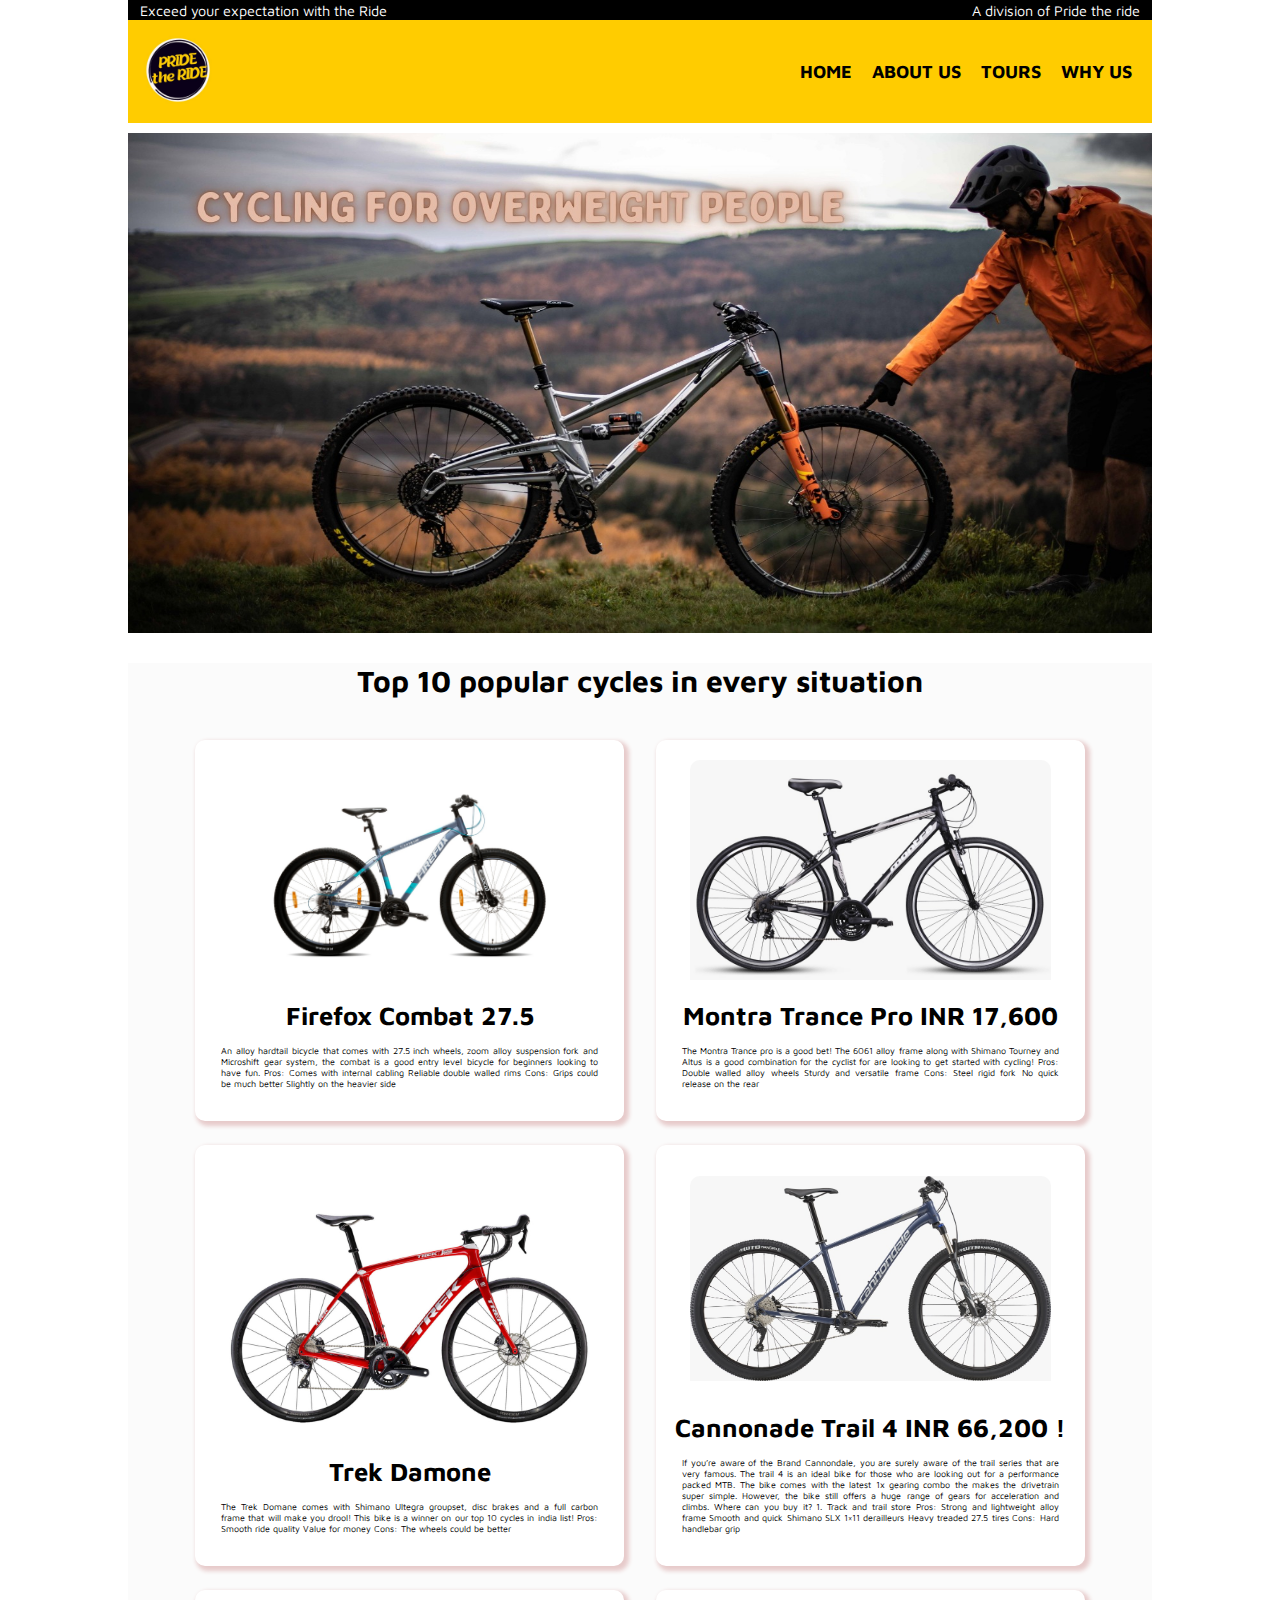
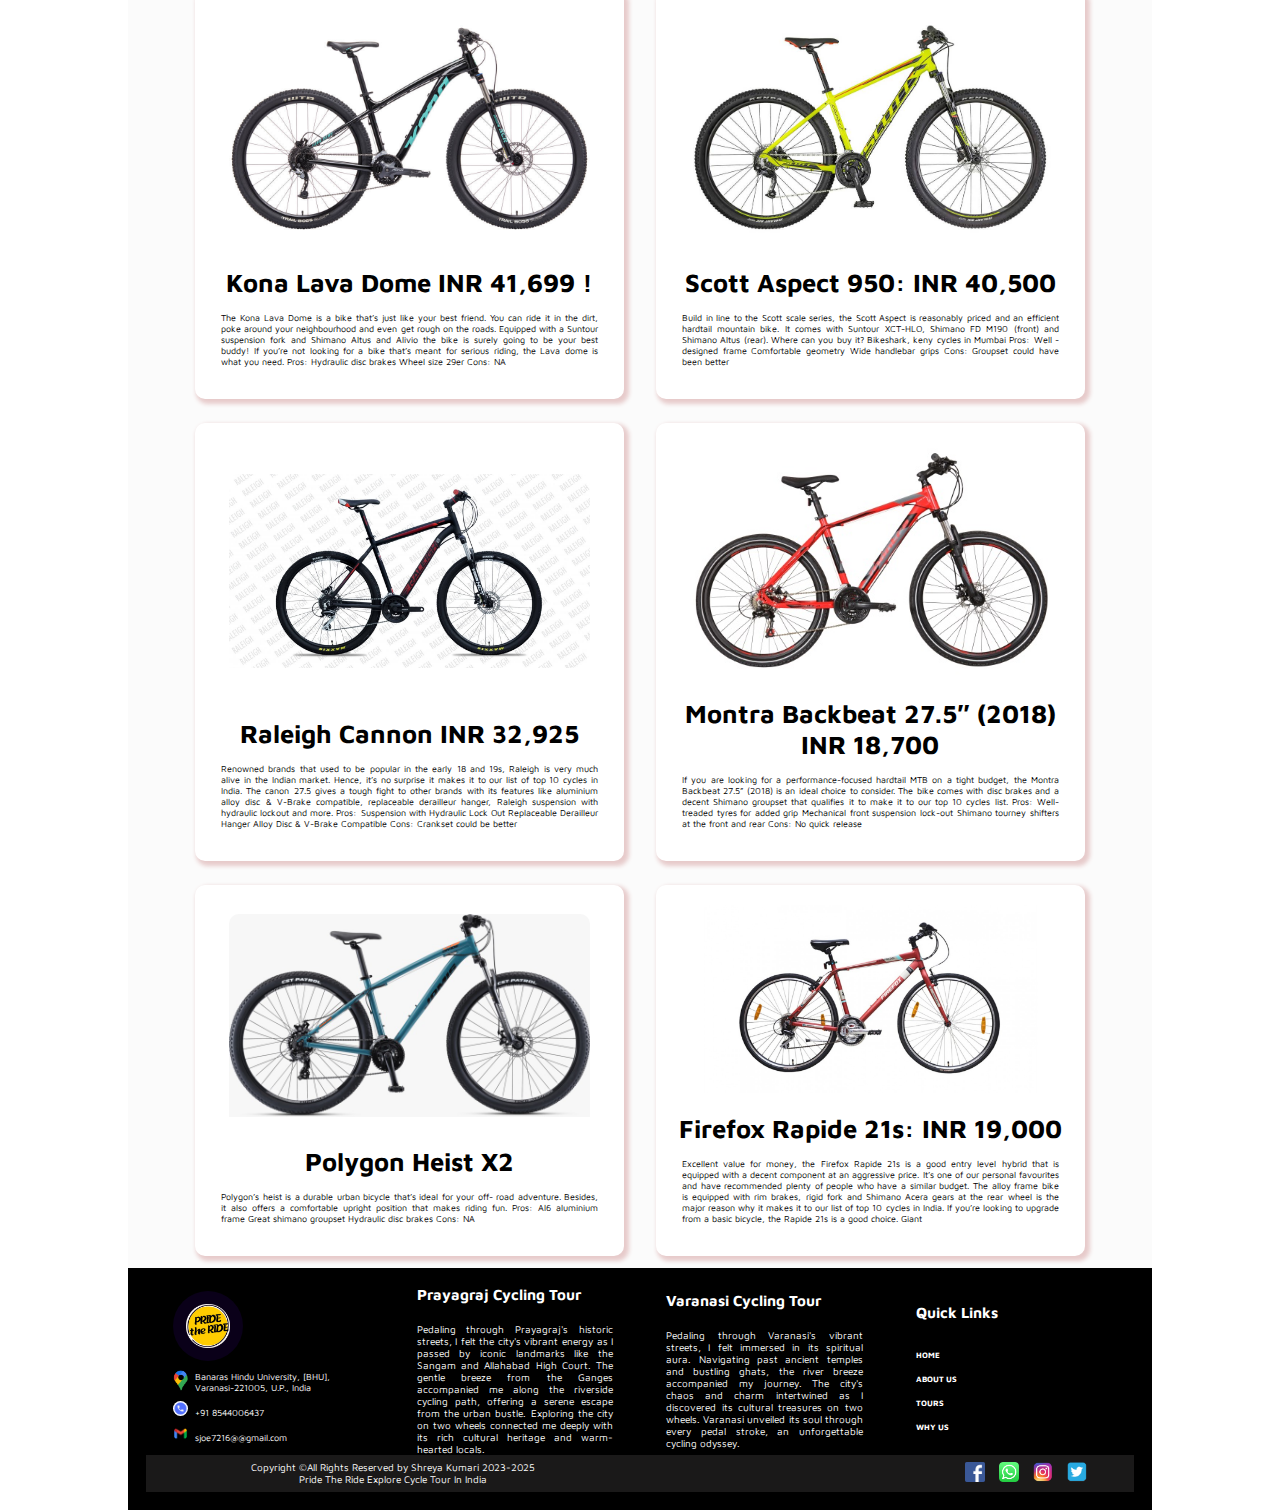
<file: index.html>
<!DOCTYPE html>
<html lang="en">

<head>
    <meta charset="UTF-8">
    <meta name="viewport" content="width=device-width, initial-scale=1.0">
    <title>Pride:The Ride</title>
    <link rel="stylesheet" href="https://cdnjs.cloudflare.com/ajax/libs/font-awesome/4.7.0/css/font-awesome.min.css">
    <link rel="stylesheet" href="css/style.css">
    <link rel="stylesheet" href="css/animation.css">
    <link rel="stylesheet" href="css/responsive.css">
</head>

<body>
    <header>
        <div class="sec1">
            <div>Exceed your expectation with the Ride</div>
            <div>A division of Pride the ride</div>
        </div>
        <div class="menu-box">
            <div class="logo">
                <img src="images/logo-m.jpg" alt="">
            </div>
            <div class="menu">
                <ul class="menu-list">
                    <li><a href="#">Home</a></li>
                    <li><a href="about.html">about us</a></li>
                    <li><a href="tour.html">tours</a></li>
                    <li><a href="why.html">why us</a></li>
                    <!-- <li><a href="blog.html">blog</a></li> -->

                </ul>
            </div>
        </div>

        <div class="slider-box">
            <div class="slides">
                <img src="images/slider-img-1.jpg" alt="">
                <img src="images/slider-img-2.jpg" alt="">
                <img src="images/slider-img-3.jpg" alt="">
                <img src="images/slider-img-4.jpg" alt="">
            </div>
        </div>
    </header>
    <main>
        <section class="one">
            <h1>Top 10 popular cycles in every situation</h1>
            <div class="card-box">
                <div class="card">
                    <div class="img">
                        <img src="images/cycle-1.jpg" alt="">
                    </div>
                    <h3>Firefox Combat 27.5</h3>
                    <div class="text">An alloy hardtail bicycle that comes with 27.5 inch wheels, zoom alloy suspension
                        fork and Microshift gear system, the combat is a good entry level bicycle for beginners looking
                        to have fun.

                        Pros:

                        Comes with internal cabling
                        Reliable double walled rims
                        Cons:

                        Grips could be much better
                        Slightly on the heavier side</div>
                </div>
                <div class="card">
                    <div class="img"><img src="images/cycle-2.jpg" alt=""></div>
                    <h3>Montra Trance Pro INR 17,600</h3>
                    <div class="text">The Montra Trance pro is a good bet!

                        The 6061 alloy frame along with Shimano Tourney and Altus is a good combination for the cyclist
                        for are looking to get started with cycling!

                        Pros:

                        Double walled alloy wheels
                        Sturdy and versatile frame
                        Cons:

                        Steel rigid fork
                        No quick release on the rear</div>
                </div>
                <div class="card">
                    <div class="img"><img src="images/cycle-3.jpg" alt=""></div>
                    <h3>Trek Damone</h3>
                    <div class="text">The Trek Domane comes with Shimano Ultegra groupset, disc brakes and a full carbon
                        frame that will make you drool! This bike is a winner on our top 10 cycles in india list!

                        Pros:

                        Smooth ride quality
                        Value for money
                        Cons:

                        The wheels could be better</div>
                </div>
                <div class="card">
                    <div class="img"><img src="images/cycle-4.jpg" alt=""></div>
                    <h3>Cannonade Trail 4 INR 66,200 !</h3>
                    <div class="text">If you’re aware of the Brand Cannondale, you are surely aware of the trail series
                        that are very famous. The trail 4 is an ideal bike for those who are looking out for a
                        performance packed MTB. The bike comes with the latest 1x gearing combo the makes the drivetrain
                        super simple. However, the bike still offers a huge range of gears for acceleration and climbs.

                        Where can you buy it?

                        1. Track and trail store

                        Pros:

                        Strong and lightweight alloy frame
                        Smooth and quick Shimano SLX 1×11 derailleurs
                        Heavy treaded 27.5 tires
                        Cons:

                        Hard handlebar grip</div>
                </div>
                <div class="card">
                    <div class="img"><img src="images/cycle-5.jpg" alt=""></div>
                    <h3>Kona Lava Dome INR 41,699 !</h3>
                    <div class="text">The Kona Lava Dome is a bike that’s just like your best friend. You can ride it in
                        the dirt, poke around your neighbourhood and even get rough on the roads. Equipped with a
                        Suntour suspension fork and Shimano Altus and Alivio the bike is surely going to be your best
                        buddy!

                        If you’re not looking for a bike that’s meant for serious riding, the Lava dome is what you
                        need.

                        Pros:

                        Hydraulic disc brakes
                        Wheel size 29er
                        Cons:

                        NA</div>
                </div>
                <div class="card">
                    <div class="img"><img src="images/cycle-6.jpg" alt=""></div>
                    <h3>Scott Aspect 950: INR 40,500</h3>
                    <div class="text">
                        Build in line to the Scott scale series, the Scott Aspect is reasonably priced and an efficient
                        hardtail mountain bike. It comes with Suntour XCT-HLO, Shimano FD M190 (front) and Shimano Altus
                        (rear).

                        Where can you buy it?

                        Bikeshark, keny cycles in Mumbai

                        Pros:

                        Well -designed frame
                        Comfortable geometry
                        Wide handlebar grips
                        Cons:

                        Groupset could have been better</div>
                </div>
                <div class="card">
                    <div class="img"><img src="images/cycle-7.jpg" alt=""></div>
                    <h3>Raleigh Cannon INR 32,925</h3>
                    <div class="text">Renowned brands that used to be popular in the early 18 and 19s, Raleigh is very
                        much alive in the Indian market. Hence, it’s no surprise it makes it to our list of top 10
                        cycles in India. The canon 27.5 gives a tough fight to other brands with its features like
                        aluminium alloy disc & V-Brake compatible, replaceable derailleur hanger, Raleigh suspension
                        with hydraulic lockout and more.

                        Pros:

                        Suspension with Hydraulic Lock Out
                        Replaceable Derailleur Hanger
                        Alloy Disc & V-Brake Compatible
                        Cons:

                        Crankset could be better</div>
                </div>
                <div class="card">
                    <div class="img"><img src="images/cycle-8.jpg" alt=""></div>
                    <h3>Montra Backbeat 27.5″ (2018) INR 18,700</h3>
                    <div class="text">If you are looking for a performance-focused hardtail MTB on a tight budget, the
                        Montra Backbeat 27.5” (2018) is an ideal choice to consider. The bike comes with disc brakes and
                        a decent Shimano groupset that qualifies it to make it to our top 10 cycles list.

                        Pros:

                        Well-treaded tyres for added grip
                        Mechanical front suspension lock-out
                        Shimano tourney shifters at the front and rear
                        Cons:

                        No quick release</div>
                </div>
                <div class="card">
                    <div class="img"><img src="images/cycle-9.jpg" alt=""></div>
                    <h3>Polygon Heist X2</h3>
                    <div class="text">Polygon’s heist is a durable urban bicycle that’s ideal for your off- road
                        adventure. Besides, it also offers a comfortable upright position that makes riding fun.



                        Pros:

                        Al6 aluminium frame
                        Great shimano groupset
                        Hydraulic disc brakes
                        Cons:

                        NA</div>
                </div>
                <div class="card">
                    <div class="img"><img src="images/cycle-10.jpg" alt=""></div>
                    <h3>Firefox Rapide 21s: INR 19,000</h3>
                    <div class="text">Excellent value for money, the Firefox Rapide 21s is a good entry level hybrid
                        that is equipped with a decent component at an aggressive price. It’s one of our personal
                        favourites and have recommended plenty of people who have a similar budget. The alloy frame bike
                        is equipped with rim brakes, rigid fork and Shimano Acera gears at the rear wheel is the major
                        reason why it makes it to our list of top 10 cycles in India.

                        If you’re looking to upgrade from a basic bicycle, the Rapide 21s is a good choice.

                        Giant</div>
                </div>
            </div>
        </section>
    </main>

<footer>
    <div class="mainfoot">
        <div class="col">
            <div class="logo-f">
                <img src="images/logo-f.jpg" alt="">
            </div>
            <div class="col-1txt"></div>
            <div class="abouts-f">
                <ul class="loc">
                    <li><img src="images/location.png" alt=""><span>Banaras Hindu University, [BHU],
                            Varanasi-221005, U.P., India</span></li>
                    <li><img src="images/telephone.png" alt=""><span>+91 8544006437</span></li>
                    <li><img src="images/gmail.png" alt=""><span>sjoe7216@@gmail.com</span>
                    </li>
                </ul>
            </div>
        </div>
        <div class="col-2">
            <h3>Prayagraj Cycling Tour</h3>
            <div>
                Pedaling through Prayagraj's historic streets, I felt the city's vibrant energy as I passed
                by iconic landmarks like the Sangam and Allahabad High Court. The gentle breeze from the Ganges
                accompanied
                me along the riverside cycling path, offering a serene escape from the urban bustle. Exploring the city
                on
                two wheels connected me deeply with its rich cultural heritage and warm-hearted locals.
            </div>
        </div>
        <div class="col-3">
            <h3>Varanasi Cycling Tour</h3>
            <div>
                Pedaling through Varanasi's vibrant streets, I felt immersed in its spiritual aura.
                Navigating past ancient temples and bustling ghats, the river breeze accompanied my journey. The city's
                chaos and charm intertwined as I discovered its cultural treasures on two wheels. Varanasi unveiled its
                soul
                through every pedal stroke, an unforgettable cycling odyssey.
            </div>
        </div>
        <div class="col-4">
            <h3>Quick Links</h3>
            <div class="menu">
                <ul class="menu-list-footer">
                    <li><a href="#">Home</a></li>
                    <li><a href="about.html">about us</a></li>
                    <li><a href="tour.html">tours</a></li>
                    <li><a href="why.html">why us</a></li>
                    <!-- <li><a href="blog.html">blog</a></li> -->

                </ul>
            </div>
        </div>
    </div>
    <div class="copyright">
        <p>Copyright &copy;All Rights Reserved by Shreya Kumari 2023-2025<span>Pride the ride explore cycle tour in
                india</span></p>
        <ul class="s-icon">
            <li> <a href="" target="blank"><img src="images/facebook.png" class="f-img"></a></li>
            <li> <a href=" https://wa.me/8544006437" target="blank"><img src="images/whatsapp.png" class="f-img"></a></li>
            <li> <a href="https://www.instagram.com/gopi_at_bhu/" target="blank"><img src="images/instagram.png" class="f-img"></a></li>
            <li> <a href="https://twitter.com/GautamSing67216?t=9L29KWxijD3JCoHJiUhtHA&s=09" target="blank"><img src="images/twitter.png" class="f-img"></a></li>


        </ul>

    </div>
</footer>
</body>
</html>
</file>
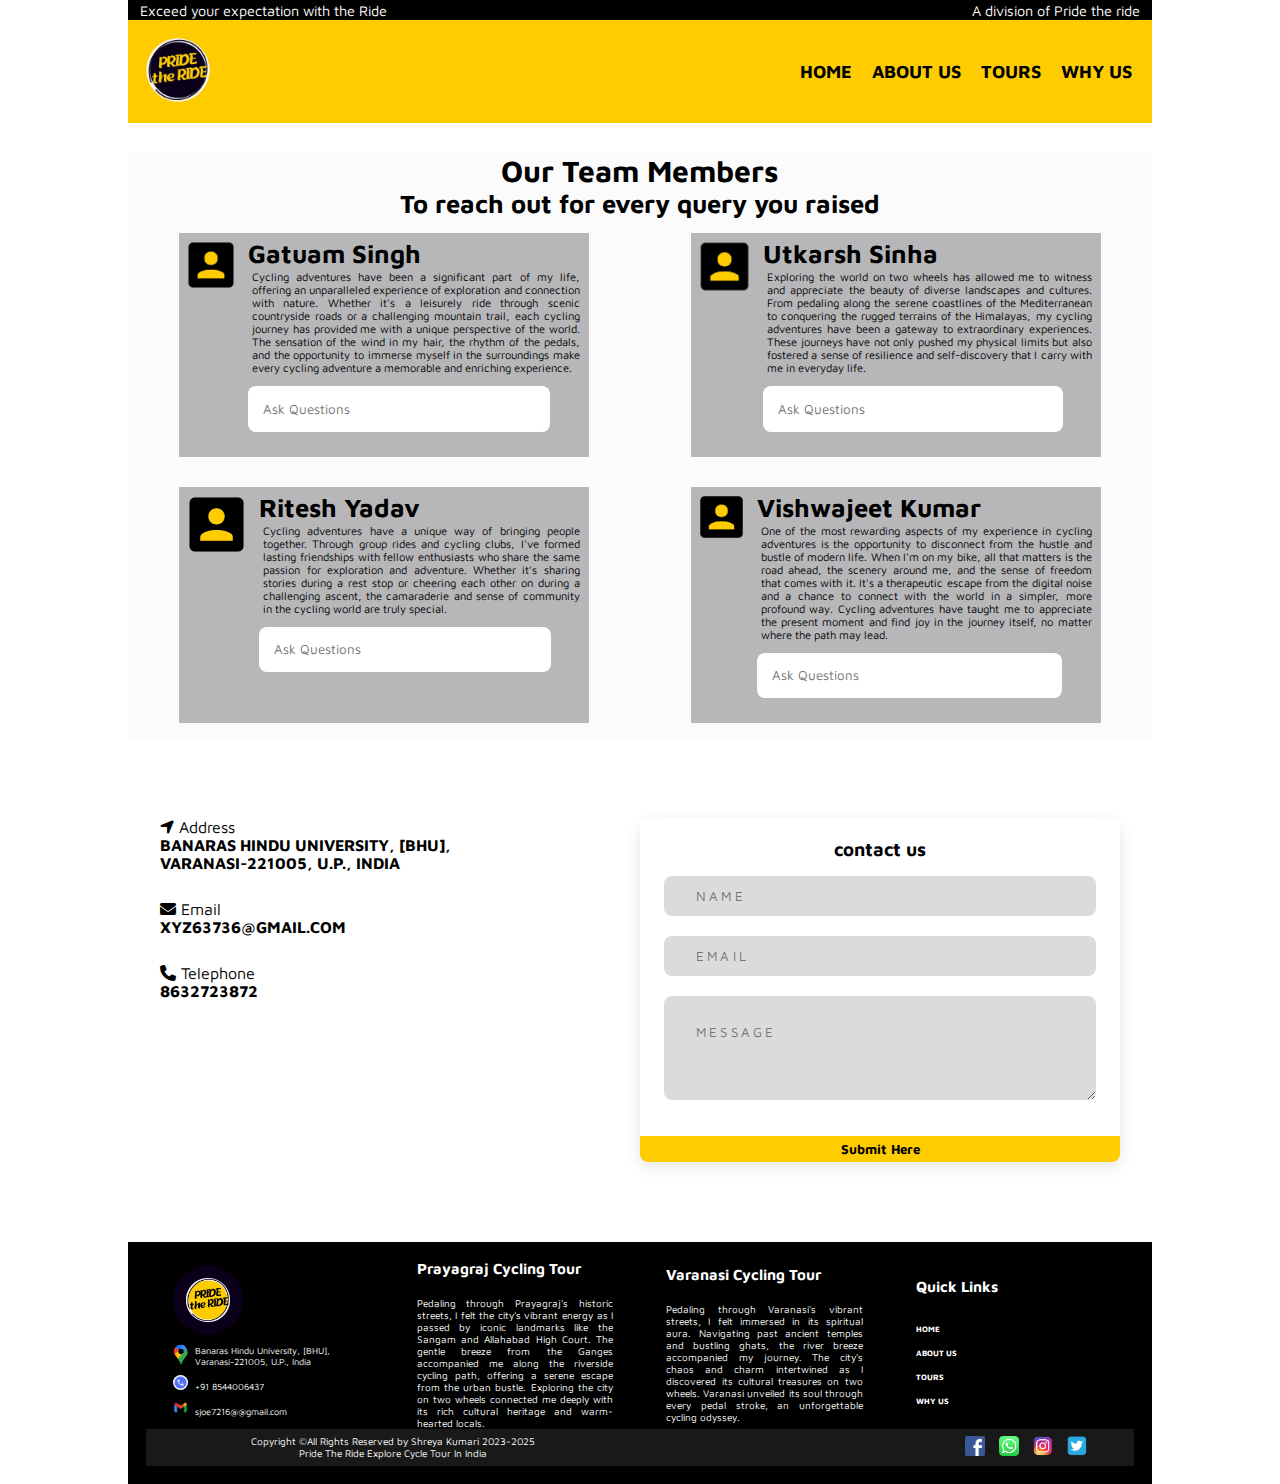
<file: about.html>
<!DOCTYPE html>
<html lang="en">
  <head>
    <meta charset="UTF-8" />
    <meta name="viewport" content="width=device-width, initial-scale=1.0" />
    <title>Pride:The Ride</title>
    <link
      rel="stylesheet"
      href="https://cdnjs.cloudflare.com/ajax/libs/font-awesome/4.7.0/css/font-awesome.min.css"
    />
    <link rel="stylesheet" href="css/style.css" />
    <link rel="stylesheet" href="css/animation.css" />
    <link rel="stylesheet" href="css/responsive.css" />
    <link rel="stylesheet" href="fontawesome-free-6.4.2-web/css/all.css">
  </head>

  <body>
    <header>
      <div class="sec1">
        <div>Exceed your expectation with the Ride</div>
        <div>A division of Pride the ride</div>
      </div>
      <div class="menu-box">
        <div class="logo">
          <img src="images/logo-m.jpg" alt="" />
        </div>
        <div class="menu">
          <ul class="menu-list">
            <li><a href="index.html">Home</a></li>
            <li><a href="about.html">about us</a></li>
            <li><a href="tour.html">tours</a></li>
            <li><a href="why.html">why us</a></li>
            <!-- <li><a href="blog.html">blog</a></li> -->
          </ul>
        </div>
      </div>
    </header>
    <!-- header ends here   -->
    <section class="one">
      <h1 class="about-heading">Our Team Members</h1>
      <h3>To reach out for every query you raised</h3>
      <div class="about-d">
        <article class="box">
          <div class="img-container">
            <img src="images/r.png" alt="" />
          </div>
          <div class="detail">
            <div class="title"><h3>Gatuam Singh</h3></div>
            <div class="comment">
              <p>
                Cycling adventures have been a significant part of my life,
                offering an unparalleled experience of exploration and
                connection with nature. Whether it's a leisurely ride through
                scenic countryside roads or a challenging mountain trail, each
                cycling journey has provided me with a unique perspective of the
                world. The sensation of the wind in my hair, the rhythm of the
                pedals, and the opportunity to immerse myself in the
                surroundings make every cycling adventure a memorable and
                enriching experience.
              </p>
              <input type="text" placeholder="Ask Questions" />
            </div>
          </div>
        </article>
        <article class="box">
          <div class="img-container">
            <img src="images/r.png" alt="" />
          </div>
          <div class="detail">
            <div class="title"><h3>Utkarsh Sinha</h3></div>
            <div class="comment">
              <p>
                Exploring the world on two wheels has allowed me to witness and
                appreciate the beauty of diverse landscapes and cultures. From
                pedaling along the serene coastlines of the Mediterranean to
                conquering the rugged terrains of the Himalayas, my cycling
                adventures have been a gateway to extraordinary experiences.
                These journeys have not only pushed my physical limits but also
                fostered a sense of resilience and self-discovery that I carry
                with me in everyday life.
              </p>
              <input type="text" placeholder="Ask Questions" />
            </div>
          </div>
        </article>
        <article class="box">
          <div class="img-container">
            <img src="images/r.png" alt="" />
          </div>
          <div class="detail">
            <div class="title"><h3>Ritesh Yadav</h3></div>
            <div class="comment">
              <p>
                Cycling adventures have a unique way of bringing people
                together. Through group rides and cycling clubs, I've formed
                lasting friendships with fellow enthusiasts who share the same
                passion for exploration and adventure. Whether it's sharing
                stories during a rest stop or cheering each other on during a
                challenging ascent, the camaraderie and sense of community in
                the cycling world are truly special.
              </p>
              <input type="text" placeholder="Ask Questions" />
            </div>
          </div>
        </article>
        <article class="box">
          <div class="img-container">
            <img src="images/r.png" alt="" />
          </div>
          <div class="detail">
            <div class="title"><h3>Vishwajeet Kumar</h3></div>
            <div class="comment">
              <p>
                One of the most rewarding aspects of my experience in cycling
                adventures is the opportunity to disconnect from the hustle and
                bustle of modern life. When I'm on my bike, all that matters is
                the road ahead, the scenery around me, and the sense of freedom
                that comes with it. It's a therapeutic escape from the digital
                noise and a chance to connect with the world in a simpler, more
                profound way. Cycling adventures have taught me to appreciate
                the present moment and find joy in the journey itself, no matter
                where the path may lead.
              </p>
              <input type="text" placeholder="Ask Questions" />
            </div>
          </div>
        </article>
      </div>
    </section>
    <section class="contact">
        <div class="section-center clearfix">
            <!-- contact-info -->
            <article class="contact-info">
                <!-- contact-item -->
                <div class="contact-item">
                    <h4 class="contact-title">
                        <span class="contact-icon">
                            <i class="fas fa-location-arrow"></i>
                        </span>
                        address
                    </h4>
                    <h4 class="contact-text"> 
                        Banaras Hindu University, [BHU], <br>Varanasi-221005, U.P.,
                  India
                    </h4>
                </div>
                <!-- end of contact-item -->
                <!-- contact-item -->
                <div class="contact-item">
                    <h4 class="contact-title">
                        <span class="contact-icon">
                            <i class="fas fa-envelope"></i>
                        </span>
                        email
                    </h4>
                    <h4 class="contact-text">xyz63736@gmail.com
                    </h4>
                </div>
                <!-- end of contact-item -->
                <!-- contact-item -->
                <div class="contact-item">
                    <h4 class="contact-title">
                        <span class="contact-icon">
                            <i class="fas fa-phone"></i>
                        </span>
                        telephone
                    </h4>
                    <h4 class="contact-text">8632723872
                    </h4>
                </div>
                <!-- end of contact-item -->
            </article>
            <!-- contact form -->
            <article class="contact-form">
                <h3>contact us</h3>
                <form action="">
                    <div class="form-group">
                        <!-- input -->
                        <input type="text" placeholder="Name" class="form-control" name="name"/>
                        <input type="email" placeholder="Email" class="form-control"/>
                        <textarea name="message" id="" placeholder="message" class="form-control" rows="5"></textarea>
                    </div>
                    <!-- button -->
                    <button type="submit" class="submit-btn btn">Submit Here</button>
                </form>
            </article>
        </div>
    </section>

    <!--footer starts here  -->
    <footer>
      <div class="mainfoot">
        <div class="col">
          <div class="logo-f">
            <img src="images/logo-f.jpg" alt="" />
          </div>
          <div class="col-1txt"></div>
          <div class="abouts-f">
            <ul class="loc">
              <li>
                <img src="images/location.png" alt="" /><span
                  >Banaras Hindu University, [BHU], Varanasi-221005, U.P.,
                  India</span
                >
              </li>
              <li>
                <img src="images/telephone.png" alt="" /><span
                  >+91 8544006437</span
                >
              </li>
              <li>
                <img src="images/gmail.png" alt="" /><span
                  >sjoe7216@@gmail.com</span
                >
              </li>
            </ul>
          </div>
        </div>
        <div class="col-2">
          <h3>Prayagraj Cycling Tour</h3>
          <div>
            Pedaling through Prayagraj's historic streets, I felt the city's
            vibrant energy as I passed by iconic landmarks like the Sangam and
            Allahabad High Court. The gentle breeze from the Ganges accompanied
            me along the riverside cycling path, offering a serene escape from
            the urban bustle. Exploring the city on two wheels connected me
            deeply with its rich cultural heritage and warm-hearted locals.
          </div>
        </div>
        <div class="col-3">
          <h3>Varanasi Cycling Tour</h3>
          <div>
            Pedaling through Varanasi's vibrant streets, I felt immersed in its
            spiritual aura. Navigating past ancient temples and bustling ghats,
            the river breeze accompanied my journey. The city's chaos and charm
            intertwined as I discovered its cultural treasures on two wheels.
            Varanasi unveiled its soul through every pedal stroke, an
            unforgettable cycling odyssey.
          </div>
        </div>
        <div class="col-4">
          <h3>Quick Links</h3>
          <div class="menu">
            <ul class="menu-list-footer">
              <li><a href="index.html">Home</a></li>
              <li><a href="about.html">about us</a></li>
              <li><a href="tour.html">tours</a></li>
              <li><a href="why.html">why us</a></li>
              <!-- <li><a href="blog.html">blog</a></li> -->
            </ul>
          </div>
        </div>
      </div>
      <div class="copyright">
        <p>
          Copyright &copy;All Rights Reserved by Shreya Kumari 2023-2025<span
            >Pride the ride explore cycle tour in india</span
          >
        </p>
        <ul class="s-icon">
          <li>
            <a href="" target="blank"><img src="images/facebook.png" /></a>
          </li>
          <li>
            <a href=" https://wa.me/8544006437" target="blank"
              ><img src="images/whatsapp.png"
            /></a>
          </li>
          <li>
            <a href="https://www.instagram.com/gopi_at_bhu/" target="blank"
              ><img src="images/instagram.png"
            /></a>
          </li>
          <li>
            <a
              href="https://twitter.com/GautamSing67216?t=9L29KWxijD3JCoHJiUhtHA&s=09"
              target="blank"
              ><img src="images/twitter.png"
            /></a>
          </li>
        </ul>
      </div>
    </footer>
  </body>
</html>
</file>
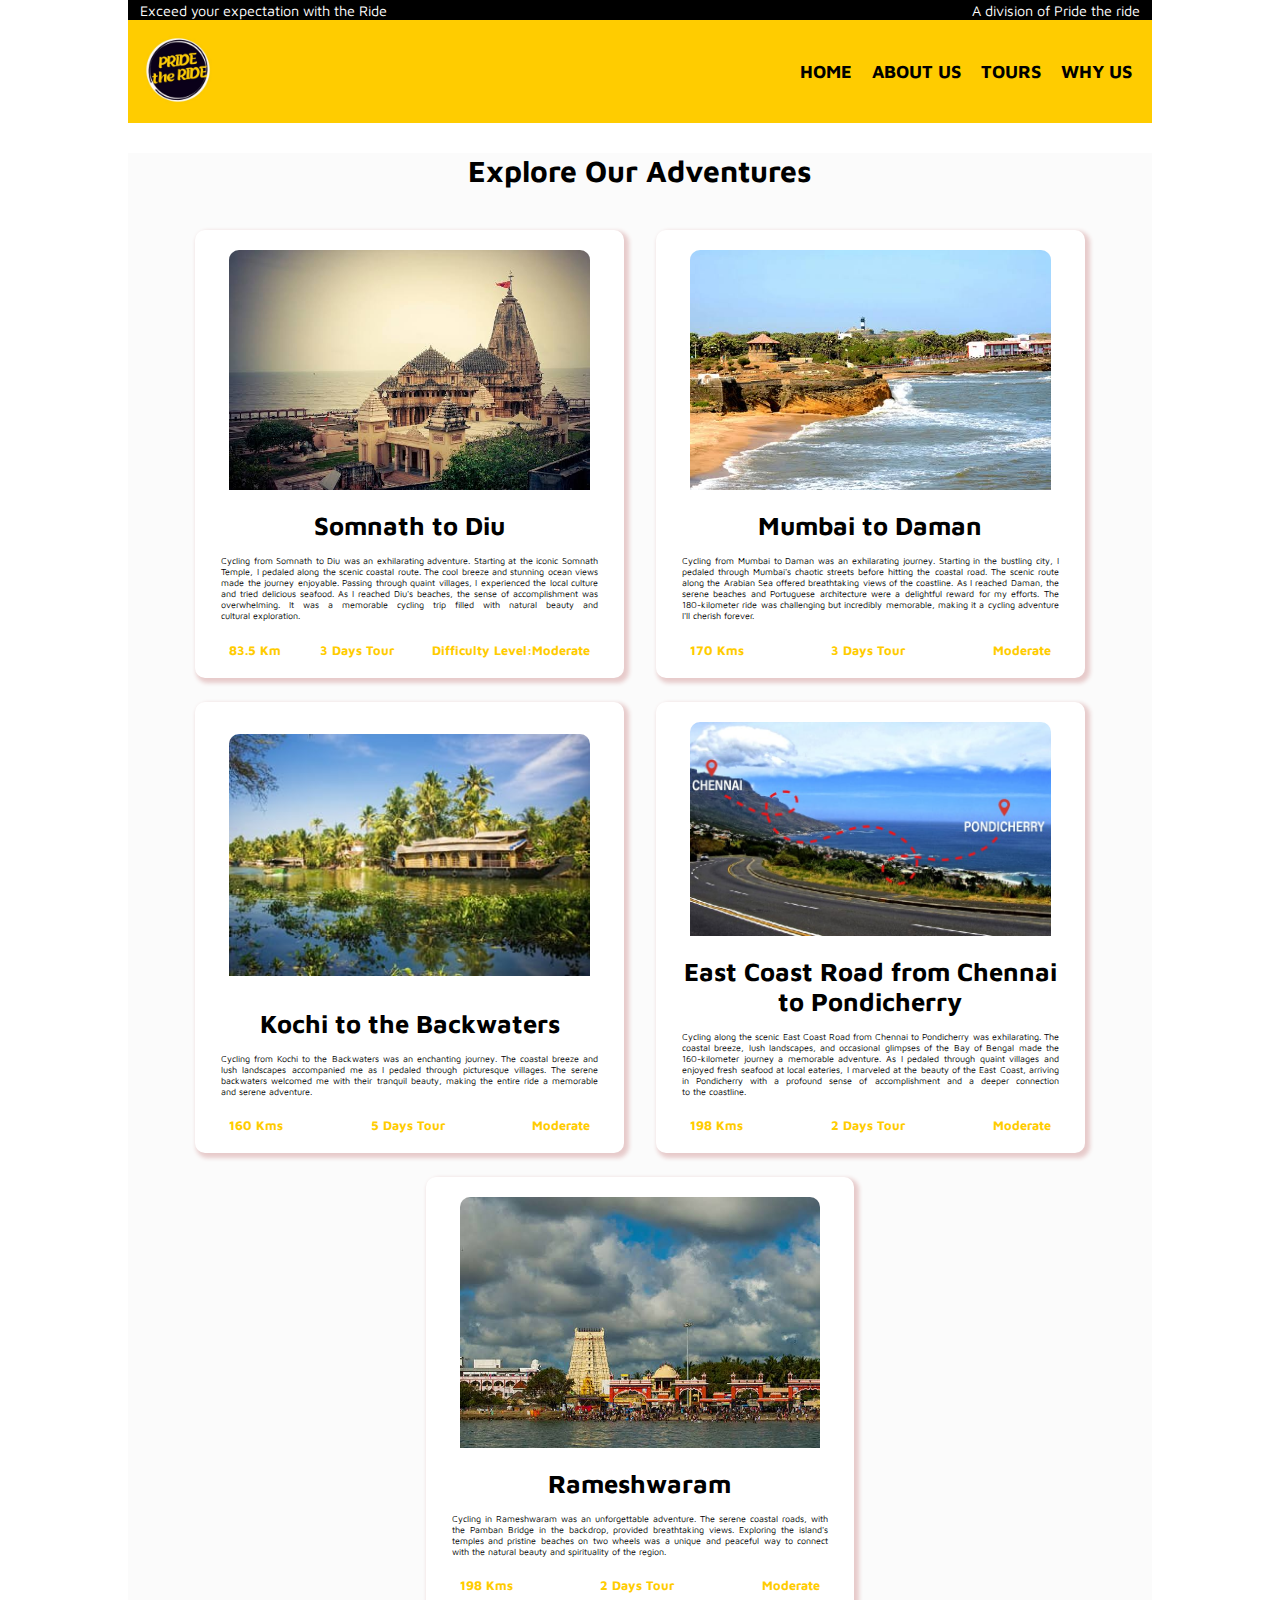
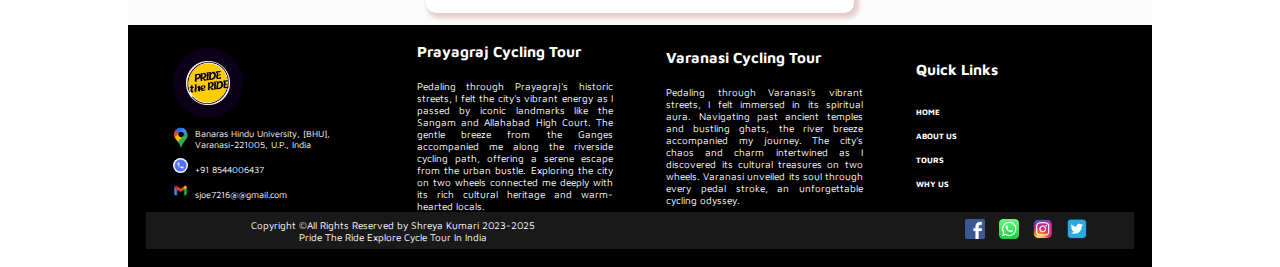
<file: tour.html>
<!DOCTYPE html>
<html lang="en">
  <head>
    <meta charset="UTF-8" />
    <meta name="viewport" content="width=device-width, initial-scale=1.0" />
    <title>Pride:The Ride</title>
    <link
      rel="stylesheet"
      href="https://cdnjs.cloudflare.com/ajax/libs/font-awesome/4.7.0/css/font-awesome.min.css"
    />
    <link rel="stylesheet" href="css/style.css" />
    <link rel="stylesheet" href="css/animation.css" />
    <link rel="stylesheet" href="css/responsive.css" />
  </head>

  <body>
    <header>
      <div class="sec1">
        <div>Exceed your expectation with the Ride</div>
        <div>A division of Pride the ride</div>
      </div>
      <div class="menu-box">
        <div class="logo">
          <img src="images/logo-m.jpg" alt="" />
        </div>
        <div class="menu">
          <ul class="menu-list">
            <li><a href="index.html">Home</a></li>
            <li><a href="about.html">about us</a></li>
            <li><a href="tour.html">tours</a></li>
            <li><a href="why.html">why us</a></li>
            <!-- <li><a href="blog.html">blog</a></li> -->
          </ul>
        </div>
      </div>
    </header>
    <!-- header ends here   -->
    <!-- tours start here -->
    <section class="one">
      <h1>Explore Our Adventures</h1>
      <div class="card-box">
        <div class="card">
          <div class="img">
            <img src="images/tour-1.jpg" alt="" />
          </div>
          <h3>Somnath to Diu</h3>
          <div class="text">
            Cycling from Somnath to Diu was an exhilarating adventure. Starting
            at the iconic Somnath Temple, I pedaled along the scenic coastal
            route. The cool breeze and stunning ocean views made the journey
            enjoyable. Passing through quaint villages, I experienced the local
            culture and tried delicious seafood. As I reached Diu's beaches, the
            sense of accomplishment was overwhelming. It was a memorable cycling
            trip filled with natural beauty and cultural exploration.
          </div>
          <div class="info">
            <span>83.5 km</span>
            <span>3 days tour</span>
            <span>difficulty level:moderate</span>
          </div>
        </div>
        <div class="card">
          <div class="img">
            <img src="images/tour-2.jpg" alt="" />
          </div>
          <h3>Mumbai to Daman</h3>
          <div class="text">
            Cycling from Mumbai to Daman was an exhilarating journey. Starting
            in the bustling city, I pedaled through Mumbai's chaotic streets
            before hitting the coastal road. The scenic route along the Arabian
            Sea offered breathtaking views of the coastline. As I reached Daman,
            the serene beaches and Portuguese architecture were a delightful
            reward for my efforts. The 180-kilometer ride was challenging but
            incredibly memorable, making it a cycling adventure I'll
            cherish forever.
          </div>
          <div class="info">
            <span>170 kms</span>
            <span>3 days tour</span>
            <span>moderate</span>
          </div>
        </div>
        <div class="card">
          <div class="img">
            <img src="images/tour-3.jpg" alt="" />
          </div>
          <h3>Kochi to the Backwaters</h3>
          <div class="text">
            Cycling from Kochi to the Backwaters was an enchanting journey. The
            coastal breeze and lush landscapes accompanied me as I pedaled
            through picturesque villages. The serene backwaters welcomed me with
            their tranquil beauty, making the entire ride a memorable and
            serene adventure.
          </div>
          <div class="info">
            <span>160 kms</span>
            <span>5 days tour</span>
            <span>moderate</span>
          </div>
        </div>
        <div class="card">
          <div class="img">
            <img src="images/tour-4.jpg" alt="" />
          </div>
          <h3>East Coast Road from Chennai to Pondicherry</h3>
          <div class="text">
            Cycling along the scenic East Coast Road from Chennai to Pondicherry
            was exhilarating. The coastal breeze, lush landscapes, and
            occasional glimpses of the Bay of Bengal made the 160-kilometer
            journey a memorable adventure. As I pedaled through quaint villages
            and enjoyed fresh seafood at local eateries, I marveled at the
            beauty of the East Coast, arriving in Pondicherry with a profound
            sense of accomplishment and a deeper connection to the coastline.
          </div>
          <div class="info">
            <span>198 kms</span>
            <span>2 days tour</span>
            <span>moderate</span>
          </div>
        </div>
        <div class="card">
          <div class="img">
            <img src="images/tour-5.jpg" alt="" />
          </div>
          <h3>Rameshwaram</h3>
          <div class="text">
            Cycling in Rameshwaram was an unforgettable adventure. The serene
            coastal roads, with the Pamban Bridge in the backdrop, provided
            breathtaking views. Exploring the island's temples and pristine
            beaches on two wheels was a unique and peaceful way to connect with
            the natural beauty and spirituality of the region.
          </div>
          <div class="info">
            <span>198 kms</span>
            <span>2 days tour</span>
            <span>moderate</span>
          </div>
        </div>
      </div>
    </section>

    <!--footer starts here  -->
    <footer>
      <div class="mainfoot">
        <div class="col">
          <div class="logo-f">
            <img src="images/logo-f.jpg" alt="" />
          </div>
          <div class="col-1txt"></div>
          <div class="abouts-f">
            <ul class="loc">
              <li>
                <img src="images/location.png" alt="" /><span
                  >Banaras Hindu University, [BHU], Varanasi-221005, U.P.,
                  India</span
                >
              </li>
              <li>
                <img src="images/telephone.png" alt="" /><span
                  >+91 8544006437</span
                >
              </li>
              <li>
                <img src="images/gmail.png" alt="" /><span
                  >sjoe7216@@gmail.com</span
                >
              </li>
            </ul>
          </div>
        </div>
        <div class="col-2">
          <h3>Prayagraj Cycling Tour</h3>
          <div>
            Pedaling through Prayagraj's historic streets, I felt the city's
            vibrant energy as I passed by iconic landmarks like the Sangam and
            Allahabad High Court. The gentle breeze from the Ganges accompanied
            me along the riverside cycling path, offering a serene escape from
            the urban bustle. Exploring the city on two wheels connected me
            deeply with its rich cultural heritage and warm-hearted locals.
          </div>
        </div>
        <div class="col-3">
          <h3>Varanasi Cycling Tour</h3>
          <div>
            Pedaling through Varanasi's vibrant streets, I felt immersed in its
            spiritual aura. Navigating past ancient temples and bustling ghats,
            the river breeze accompanied my journey. The city's chaos and charm
            intertwined as I discovered its cultural treasures on two wheels.
            Varanasi unveiled its soul through every pedal stroke, an
            unforgettable cycling odyssey.
          </div>
        </div>
        <div class="col-4">
          <h3>Quick Links</h3>
          <div class="menu">
            <ul class="menu-list-footer">
              <li><a href="index.html">Home</a></li>
              <li><a href="about.html">about us</a></li>
              <li><a href="tour.html">tours</a></li>
              <li><a href="why.html">why us</a></li>
              <!-- <li><a href="blog.html">blog</a></li> -->
            </ul>
          </div>
        </div>
      </div>
      <div class="copyright">
        <p>
          Copyright &copy;All Rights Reserved by Shreya Kumari 2023-2025<span
            >Pride the ride explore cycle tour in india</span
          >
        </p>
        <ul class="s-icon">
          <li>
            <a href="" target="blank"><img src="images/facebook.png" /></a>
          </li>
          <li>
            <a href=" https://wa.me/8544006437" target="blank"
              ><img src="images/whatsapp.png"
            /></a>
          </li>
          <li>
            <a href="https://www.instagram.com/gopi_at_bhu/" target="blank"
              ><img src="images/instagram.png"
            /></a>
          </li>
          <li>
            <a
              href="https://twitter.com/GautamSing67216?t=9L29KWxijD3JCoHJiUhtHA&s=09"
              target="blank"
              ><img src="images/twitter.png"
            /></a>
          </li>
        </ul>
      </div>
    </footer>
  </body>
</html>
</file>
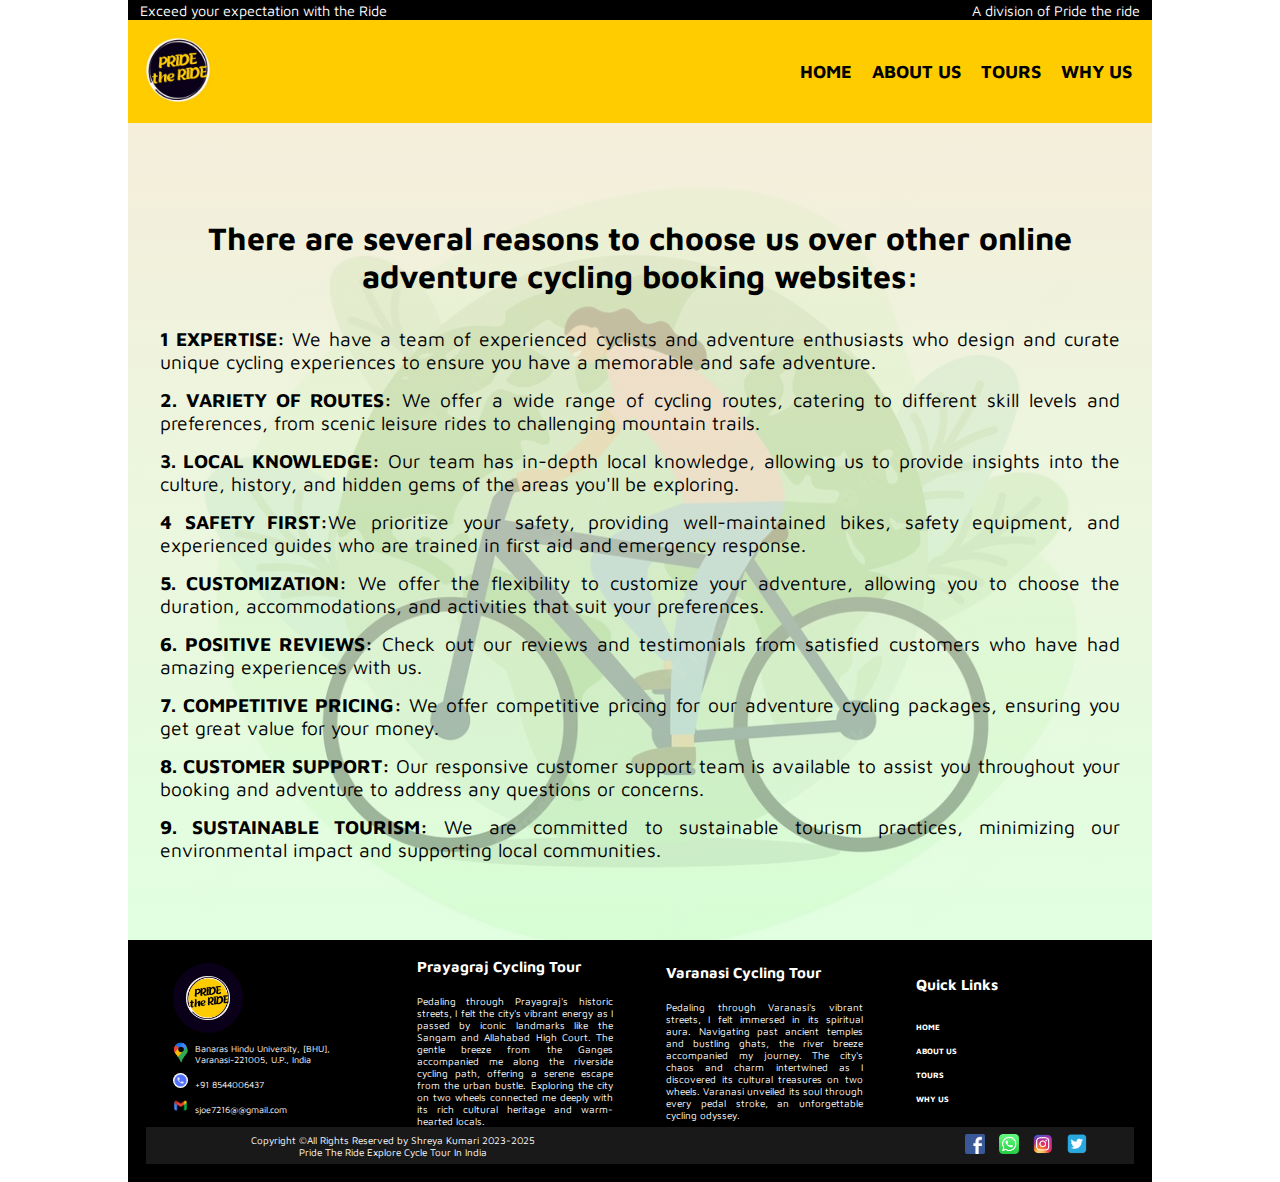
<file: why.html>
<!DOCTYPE html>
<html lang="en">
  <head>
    <meta charset="UTF-8" />
    <meta name="viewport" content="width=device-width, initial-scale=1.0" />
    <title>Pride:The Ride</title>
    <link
      rel="stylesheet"
      href="https://cdnjs.cloudflare.com/ajax/libs/font-awesome/4.7.0/css/font-awesome.min.css"
    />
    <link rel="stylesheet" href="css/style.css" />
    <link rel="stylesheet" href="css/animation.css" />
    <link rel="stylesheet" href="css/responsive.css" />
  </head>

  <body>
    <header>
      <div class="sec1">
        <div>Exceed your expectation with the Ride</div>
        <div>A division of Pride the ride</div>
      </div>
      <div class="menu-box">
        <div class="logo">
          <img src="images/logo-m.jpg" alt="" />
        </div>
        <div class="menu">
          <ul class="menu-list">
            <li><a href="index.html">Home</a></li>
            <li><a href="about.html">about us</a></li>
            <li><a href="tour.html">tours</a></li>
            <li><a href="why.html">why us</a></li>
            <!-- <li><a href="blog.html">blog</a></li> -->
          </ul>
        </div>
      </div>
    </header>
    <!-- header ends here   -->
    <section class="section-center why ">
      <h3>
        There are several reasons to choose us over other online adventure
        cycling booking websites:
      </h3>
      <p>
         <span>  1 Expertise: </span>We have a team of experienced cyclists and adventure
        enthusiasts who design and curate unique cycling experiences to ensure
        you have a memorable and safe adventure.
      </p>
      <p>
        <span> 2.  Variety of Routes:</span> We offer a wide range of cycling routes, catering
        to different skill levels and preferences, from scenic leisure rides to
        challenging mountain trails.
      </p>
      <p>
        <span>  3. Local Knowledge:</span> Our team has in-depth local knowledge, allowing us
        to provide insights into the culture, history, and hidden gems of the
        areas you'll be exploring.
      </p>
      <p>
      <span>     4 Safety First:</span>We prioritize your safety, providing well-maintained
        bikes, safety equipment, and experienced guides who are trained in first
        aid and emergency response.
      </p>
      <p>
         <span> 5. Customization:</span> We offer the flexibility to customize your adventure,
        allowing you to choose the duration, accommodations, and activities that
        suit your preferences.
      </p>
      <p>
      <span> 6. Positive Reviews:</span> Check out our reviews and testimonials from
        satisfied customers who have had amazing experiences with us.
      </p>
      <p>
          <span>7. Competitive Pricing: </span>We offer competitive pricing for our adventure
        cycling packages, ensuring you get great value for your money.
      </p>
      <p>
      <span>  8. Customer Support: </span>Our responsive customer support team is available
        to assist you throughout your booking and adventure to address any
        questions or concerns.
      </p>
      <p>
         <span>9.  Sustainable Tourism:</span> We are committed to sustainable tourism
        practices, minimizing our environmental impact and supporting local
        communities.
      </p>
    </section>

    <!--footer starts here  -->
    <footer>
      <div class="mainfoot">
        <div class="col">
          <div class="logo-f">
            <img src="images/logo-f.jpg" alt="" />
          </div>
          <div class="col-1txt"></div>
          <div class="abouts-f">
            <ul class="loc">
              <li>
                <img src="images/location.png" alt="" /><span
                  >Banaras Hindu University, [BHU], Varanasi-221005, U.P.,
                  India</span
                >
              </li>
              <li>
                <img src="images/telephone.png" alt="" /><span
                  >+91 8544006437</span
                >
              </li>
              <li>
                <img src="images/gmail.png" alt="" /><span
                  >sjoe7216@@gmail.com</span
                >
              </li>
            </ul>
          </div>
        </div>
        <div class="col-2">
          <h3>Prayagraj Cycling Tour</h3>
          <div>
            Pedaling through Prayagraj's historic streets, I felt the city's
            vibrant energy as I passed by iconic landmarks like the Sangam and
            Allahabad High Court. The gentle breeze from the Ganges accompanied
            me along the riverside cycling path, offering a serene escape from
            the urban bustle. Exploring the city on two wheels connected me
            deeply with its rich cultural heritage and warm-hearted locals.
          </div>
        </div>
        <div class="col-3">
          <h3>Varanasi Cycling Tour</h3>
          <div>
            Pedaling through Varanasi's vibrant streets, I felt immersed in its
            spiritual aura. Navigating past ancient temples and bustling ghats,
            the river breeze accompanied my journey. The city's chaos and charm
            intertwined as I discovered its cultural treasures on two wheels.
            Varanasi unveiled its soul through every pedal stroke, an
            unforgettable cycling odyssey.
          </div>
        </div>
        <div class="col-4">
          <h3>Quick Links</h3>
          <div class="menu">
            <ul class="menu-list-footer">
              <li><a href="index.html">Home</a></li>
              <li><a href="about.html">about us</a></li>
              <li><a href="tour.html">tours</a></li>
              <li><a href="why.html">why us</a></li>
              <!-- <li><a href="blog.html">blog</a></li> -->
            </ul>
          </div>
        </div>
      </div>
      <div class="copyright">
        <p>
          Copyright &copy;All Rights Reserved by Shreya Kumari 2023-2025<span
            >Pride the ride explore cycle tour in india</span
          >
        </p>
        <ul class="s-icon">
          <li>
            <a href="" target="blank"><img src="images/facebook.png" /></a>
          </li>
          <li>
            <a href=" https://wa.me/8544006437" target="blank"
              ><img src="images/whatsapp.png"
            /></a>
          </li>
          <li>
            <a href="https://www.instagram.com/gopi_at_bhu/" target="blank"
              ><img src="images/instagram.png"
            /></a>
          </li>
          <li>
            <a
              href="https://twitter.com/GautamSing67216?t=9L29KWxijD3JCoHJiUhtHA&s=09"
              target="blank"
              ><img src="images/twitter.png"
            /></a>
          </li>
        </ul>
      </div>
    </footer>
  </body>
</html>
</file>
<file: css/style.css>
@import url('https://fonts.googleapis.com/css2?family=Maven+Pro&family=Montserrat:wght@300&family=Pangolin&family=Source+Code+Pro&display=swap');

* {
    margin: 0px;
    padding: 0px;
    box-sizing: border-box;
    font-family: 'Maven Pro', sans-serif;
/* font-family: 'Montserrat', sans-serif; */
/* font-family: 'Pangolin', cursive; */
/* font-family: 'Source Code Pro', monospace; */

}

body {
    width: 80vw;
    margin: 0px auto;
    /* background-image: url('../images/pixel.jpg'); */
}

.sec1 {
    display: flex;
    justify-content: space-between;
    background-color: black;
    font-size: 0.9rem;
    height: 20px;
    align-items: center;
    color: white;

}

.sec1 div {
    margin: 0px 12px;
}

.menu-box .logo img {
    width: 100px;
}

.menu-box {
    background-color: #ffcc00;
    display: flex;
    justify-content: space-between;
    align-items: center;
    flex-wrap: wrap;
    color: white;


}

.menu {

    text-transform: uppercase;
    font-weight: bold;
    font-size: 18px;
}

.menu-list li {
    margin: 0px 10px;

}

.menu-list li a {
    text-decoration: none;
    color: black;
    transition: 0.2s linear;

}

.menu-list li a:hover {
    text-decoration: underline;
    font-size: 20px;

}

.menu-list {
    display: flex;
    padding-right: 10px;
    justify-content: space-around;
    list-style-type: none;
    flex-wrap: wrap;
}

.slider-box {

    position: relative;
    width: 100%;
    height: 500px;
    overflow: hidden;
    margin: 10px auto;

}

.slider-box .slides {

    position: absolute;
    top: 0px;
    width: 100%;

    height: 500px;
    animation-name: sliders;
    animation-timing-function: step-end;
    animation-duration: 15s;
    animation-iteration-count: infinite;
    animation-delay: 0.1ms;
    text-align: center;

}

.slides img {
    width: 100%;
    height: 500px;
}

.one {
   
    background-color: rgba(209, 206, 206, 0.085);
}
.one h3,.one h1{
    text-align: center;
}


.one h1 {

    font-weight: bold;
    
    font-size: 30px;
    width: 70%;
    margin: 30px auto;

}
.one .about-heading{
    margin-bottom: 0px;
}

.card-box {
    width: 90%;
    margin: auto;
    display: flex;
    flex-direction: row;
    justify-content: space-around;
    flex-wrap: wrap;

}

.card-box .card {
    display: flex;
    background-color: white;
    box-shadow: 3px 3px 4px 2px rgb(231, 203, 203);

    flex-direction: column;

    justify-content: space-between;
    margin: 12px 0px;
    width: 100%;
    border-radius: 10px;
    padding: 20px 14px;
    align-items: center;
    transition: all 2s;
}
.card .info{
    display: flex;
    justify-content: space-between;
    width: 90%;
    padding-top: 0.57rem;

}
.card .info span{
    display: inline-block;
    text-transform: capitalize;
    font-weight: bold;
    color: rgb(255, 204, 0);
    font-size: 1vw;
}
.card:hover{
    box-shadow: 3px 3px 4px 2px rgb(214, 211, 211);
    transform: scale(1.01);
}
.card .img {
    width: 90%;
    display: flex;
    justify-content: center;
    align-items: center;
    height: 100%;
    margin: 0px 5px;
    

}

.card .img img {

    width: 100%;
    border-top-left-radius: 10px;
    border-top-right-radius: 10px;
    object-fit: cover;

}

.card h3 {
    padding-top: 20px;
}

.text {
    width: 100%;
    padding: 12px;
    margin-top: 3px;
    text-align: justify;
    font-size: 0.7vw;
}

footer {
    padding: 2dvb;

    background-color: black;
    color: white;
}

.mainfoot {
    display: grid;

    grid-template-columns: auto 20% 20% 20%;
    justify-content: space-around;
    align-items: center;
    padding-left: 5px;
    grid-column-gap: 10px;
}

.menu-list-footer {
    list-style-type: none;
    margin-top: 20px;



}

.menu-list-footer li a {
    text-decoration: none;
    color: white;
    font-size: 0.5rem;
    transition: 0.2s;

}

.menu-list-footer li a:hover {
    text-decoration: underline;
    color: #ffcc00;
    font-size: 0.6rem;

}

.menu-list-footer li {
    margin: 3px 0px;

}

.logo-f img {
    width: 70px;
    border-radius: 50%;

}

.abouts-f {
    margin-right: 12px;
}

.loc {
    list-style-type: none;

}

.loc img {
    width: 15px;
    border-radius: 50%;
}

.loc li span {
    display: inline-block;
    font-size: 57%;
    margin: 7px;
    width: 150px;
}

.col-2 div,
.col-3 div {
    font-size: 10px;
    text-align: justify;

}

.col-2 h3,
.col-3 h3,
.col-4 h3 {
    margin-bottom: 20px;
    font-size: 15px;


}

.copyright {
    width: 100%;
    display: flex;
    justify-content: space-between;
    align-items: center;
    background-color: rgb(26, 25, 25);

}

.copyright p {
    width: 50%;
    font-size: 10px;
    text-align: center;
}

.copyright p span {
    text-transform: capitalize;
    display: block;
}

.s-icon {
    display: flex;
    margin-right: 40px;
    list-style-type: none;

}

.s-icon li {
    margin: 5px;
    align-items: center;
    display: flex;

}

.s-icon li a img {
    width: 20px;
    margin: 2px;
}

.s-icon li a img:hover {
    transform: scale(1.5);

}

/* global styles */
:root{
    --shadow: 2px 2px 2px 1px rgba(78, 77, 77, 0.5);

}


.section-center{
    background-color: rgba(229, 226, 226, 0.332);
}


/* about */
.box{
    width:90%;
    display: flex;
    gap:10px;
    align-items: flex-start;
    justify-content: center;
    background: rgba(120, 120, 125, 0.521);
    margin:15px auto;
    padding:5px;
}
.box h3{
    text-align: left;
}
.box .img-container{
    width:100%;
   
}
.box img{
    width:100%;
   
}
.box .title{
    font-size: 0.857rem;
}
.box p{
    font-size: 0.7rem;
    text-align: justify;
    padding: 2px 4px;
}
.one h3{
    font-size: 2vw;
}
.box input{
    padding:1vw ;
    border-radius: 8px;
    outline: none;
    border-color: transparent;
    margin-top: 10px;
    margin-bottom:20px;
    width:90%;
}
.about-d{
    display: flex;
    flex-wrap:wrap;

}
@media  screen and (min-width:700px) {
    .about-d{
        flex: 0 0 calc(50% - 2rem);
    }
    .box{
        width:40%;
    }
    .card{
        flex: 0 0 calc(50% - 2rem);
        
    }
}
.clearfix::after,.clearfix::before{
    content: "";
    clear:both;
    display: table;
}
.section-center{
    padding:4rem 2rem;
    background:white;
    
    margin: 0 auto;
    max-width: 1170px;
}

.contact{
    background: var(--clr-grey-10);

}
.contact-form,
.contact-info{
    margin:1rem 0;
}
.contact-item{
 margin-bottom: 1.75rem;
}
.contact-title{

    font-weight: 400;
    text-transform: capitalize;
}
.contact-text{
    text-transform: uppercase;
}
.contact-form{
    background:white;
    border-radius: 0.5rem;
    text-align: center;
    box-shadow: 0 5px 15px rgba(0, 0, 0, 0.1);
    transition: all 1s;
    max-width: 35rem;
}
.contact-form:hover{
    box-shadow: 0px 5px 15px rgba(0, 0, 0, 0.2);
}

.contact-form h3{
    padding-top: 1.25rem;
}
.form-group{
    padding: 1rem 1.5rem;

}
.form-control{
    display: block;
    width:100%;
    padding:0.75rem 1rem;
    border: none;
    margin-bottom: 1.25rem;
    background: rgba(149, 147, 147, 0.337);
    border-radius: 0.5rem;
    text-transform: uppercase;
    letter-spacing: 0.2rem;

}
.form-control::placeholder{
   
    text-transform: uppercase;
    letter-spacing:0.2rem;
    padding: 1rem;
}
.submit-btn{
    display: block;
    background-color: #ffcc00;
    border: transparent;
    padding: 0.3rem 2rem;
    font-weight: bold;
    width: 100%;
    border-bottom-left-radius: 0.5rem;
    border-bottom-right-radius: 0.5rem;

}
@media screen and (min-width:992px) {
    .contact-form,
    .contact-info{
        float: left;
        width:50%;
    }
    
}
.why h3{
    text-align: center;
    margin: 2rem 0;
    font-size: 2.5vw;
    
}
.why p span{
    text-transform: uppercase;
    font-weight: bold;
    font-family: 'Maven Pro', sans-serif;
}
.why p{
    margin: 15px auto;
    font-size: 1.5vw;
    text-align: justify;
}
.why{
    background: linear-gradient(rgb(242 234 210 / 80%),rgb(209 255 209 / 65%)),url(../images/whybg.jpg);
    background-size: cover;
    background-position: center;
}
</file>
<file: css/animation.css>
@keyframes sliders{
    0%{
        top:0px;
    
    }
    25%{
        top:-500px;
    }
    50%{
        top:-1000px;
    }
    75%{
        top:-1500px;
    }
    100%{
        top:0px;
    }
    


}
</file>
<file: css/responsive.css>
@media screen and (max-width: 800px) {
  body {
    width: 100%;
  }
  .sec1 {
    font-size: 2vw;
  }
  .menu-box {
    flex-direction: column;
  }
  .menu {
    font-size: 3vw;
  }
  .menu-list {
    padding-right: 0;
    padding-bottom: 5px;
  }
  .one{
    margin:0 0
  }
  .one h1 {
    font-size: 5vw;
    width: 100%;

    margin: 30px auto;
  }
  .card-box {
    width: 90vw;
    margin:20  auto;
  }
  .card h3{
    font-size: 3vw;
  }
  .text{
    font-size:2vw;
  }
  .mainfoot {
   
    grid-template-rows: auto auto auto auto;
    grid-template-columns: 1fr;
    row-gap: 2rem;
}
.col{
    display: flex;
  
    flex-direction: column;
    justify-content: center;
    align-items: center;
  
}
.mainfoot .menu-list-footer{
    display: flex;
    justify-content: space-around;
}
.col-2 h3, .col-3 h3, .col-4 h3 {
  margin-bottom: 4px;
  font-size: 3.5vw;
}

.copyright {
    
    flex-direction: column-reverse;
    margin-top: 2rem;
}
.copyright p {
    width: 100%;
    font-size: 2vw;
   
}
.s-icon li {
    margin: 15px;

}
.menu-list li a:hover {
  
  font-size: 3.2vw;

}
.menu-list-footer li a{
  font-size:2.5vw;
}
.menu-list-footer li a:hover{
  font-size:2.7vw;
}
}
</file>
